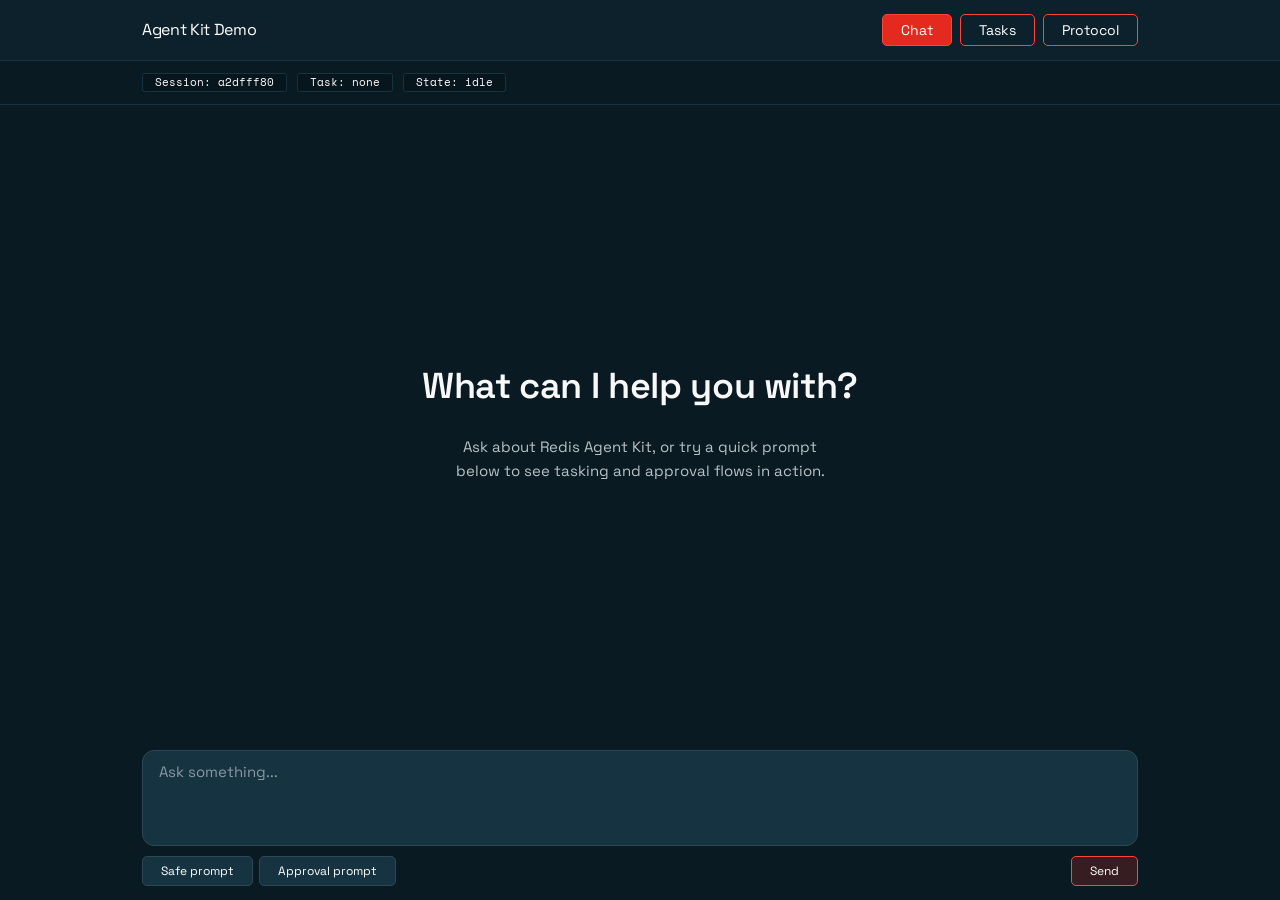
<file: static/index.html>
<!doctype html>
<html lang="en">

<head>
  <meta charset="utf-8" />
  <meta name="viewport" content="width=device-width, initial-scale=1" />
  <title>RAK Demo</title>
  <link rel="preconnect" href="https://fonts.googleapis.com" />
  <link rel="preconnect" href="https://fonts.gstatic.com" crossorigin />
  <link href="https://fonts.googleapis.com/css2?family=Space+Grotesk:wght@400;500;700&family=Space+Mono:wght@400;700&display=swap" rel="stylesheet" />
  <link rel="stylesheet" href="/static/css/tokens.css" />
  <link rel="stylesheet" href="/static/css/styles.css" />
</head>

<body class="chat-page">
  <header class="site-header">
    <div class="site-header__inner">
      <h1 class="site-header__label">Agent Kit Demo</h1>
      <nav class="site-header__nav">
        <a href="/demo" class="active">Chat</a>
        <a href="/tasks">Tasks</a>
        <a href="/protocol">Protocol</a>
      </nav>
    </div>
  </header>

  <div class="chat-status">
    <div class="chat-status__inner">
      <span class="pill" id="session-pill">Session: pending</span>
      <span class="pill" id="task-pill">Task: none</span>
      <span class="pill pill--idle" id="state-pill">State: idle</span>
    </div>
  </div>

  <main class="chat-wrap">
    <div class="chat-transcript" id="transcript">
      <div class="chat-empty" id="empty-state">
        <div class="chat-empty__title">What can I help you with?</div>
        <div class="chat-empty__hint">Ask about Redis Agent Kit, or try a quick prompt below to see tasking and approval flows in action.</div>
      </div>
    </div>

    <div class="approval-card" id="approval-box">
      <div class="approval-card__prompt" id="approval-text">Waiting for approval.</div>
      <div class="approval-card__actions">
        <button class="btn btn-primary btn-sm" id="approve">Approve</button>
        <button class="btn btn-secondary btn-sm" id="reject">Cancel</button>
      </div>
    </div>

    <div class="composer">
      <div class="composer__row">
        <textarea class="composer__input" id="message" rows="1"
          placeholder="Ask something..."></textarea>
      </div>
      <div class="composer__chips">
        <button class="btn btn-secondary btn-xs" data-prompt="Summarize why background workers help agent reliability.">Safe prompt</button>
        <button class="btn btn-secondary btn-xs" data-prompt="Delete the production cache after the blog ships.">Approval prompt</button>
        <button class="btn btn-primary btn-xs composer__send" id="send">Send</button>
      </div>
    </div>
  </main>

  <template id="tpl-bubble-user">
    <div class="bubble bubble--user"></div>
  </template>
  <template id="tpl-bubble-assistant">
    <div class="bubble bubble--assistant"></div>
  </template>
  <template id="tpl-bubble-system">
    <div class="bubble bubble--system"></div>
  </template>
  <template id="tpl-typing">
    <div class="typing-indicator">
      <span></span><span></span><span></span>
    </div>
  </template>
  <template id="tpl-updates">
    <ol class="chat-updates"></ol>
  </template>

  <script src="/static/js/demo.js"></script>
</body>

</html>
</file>
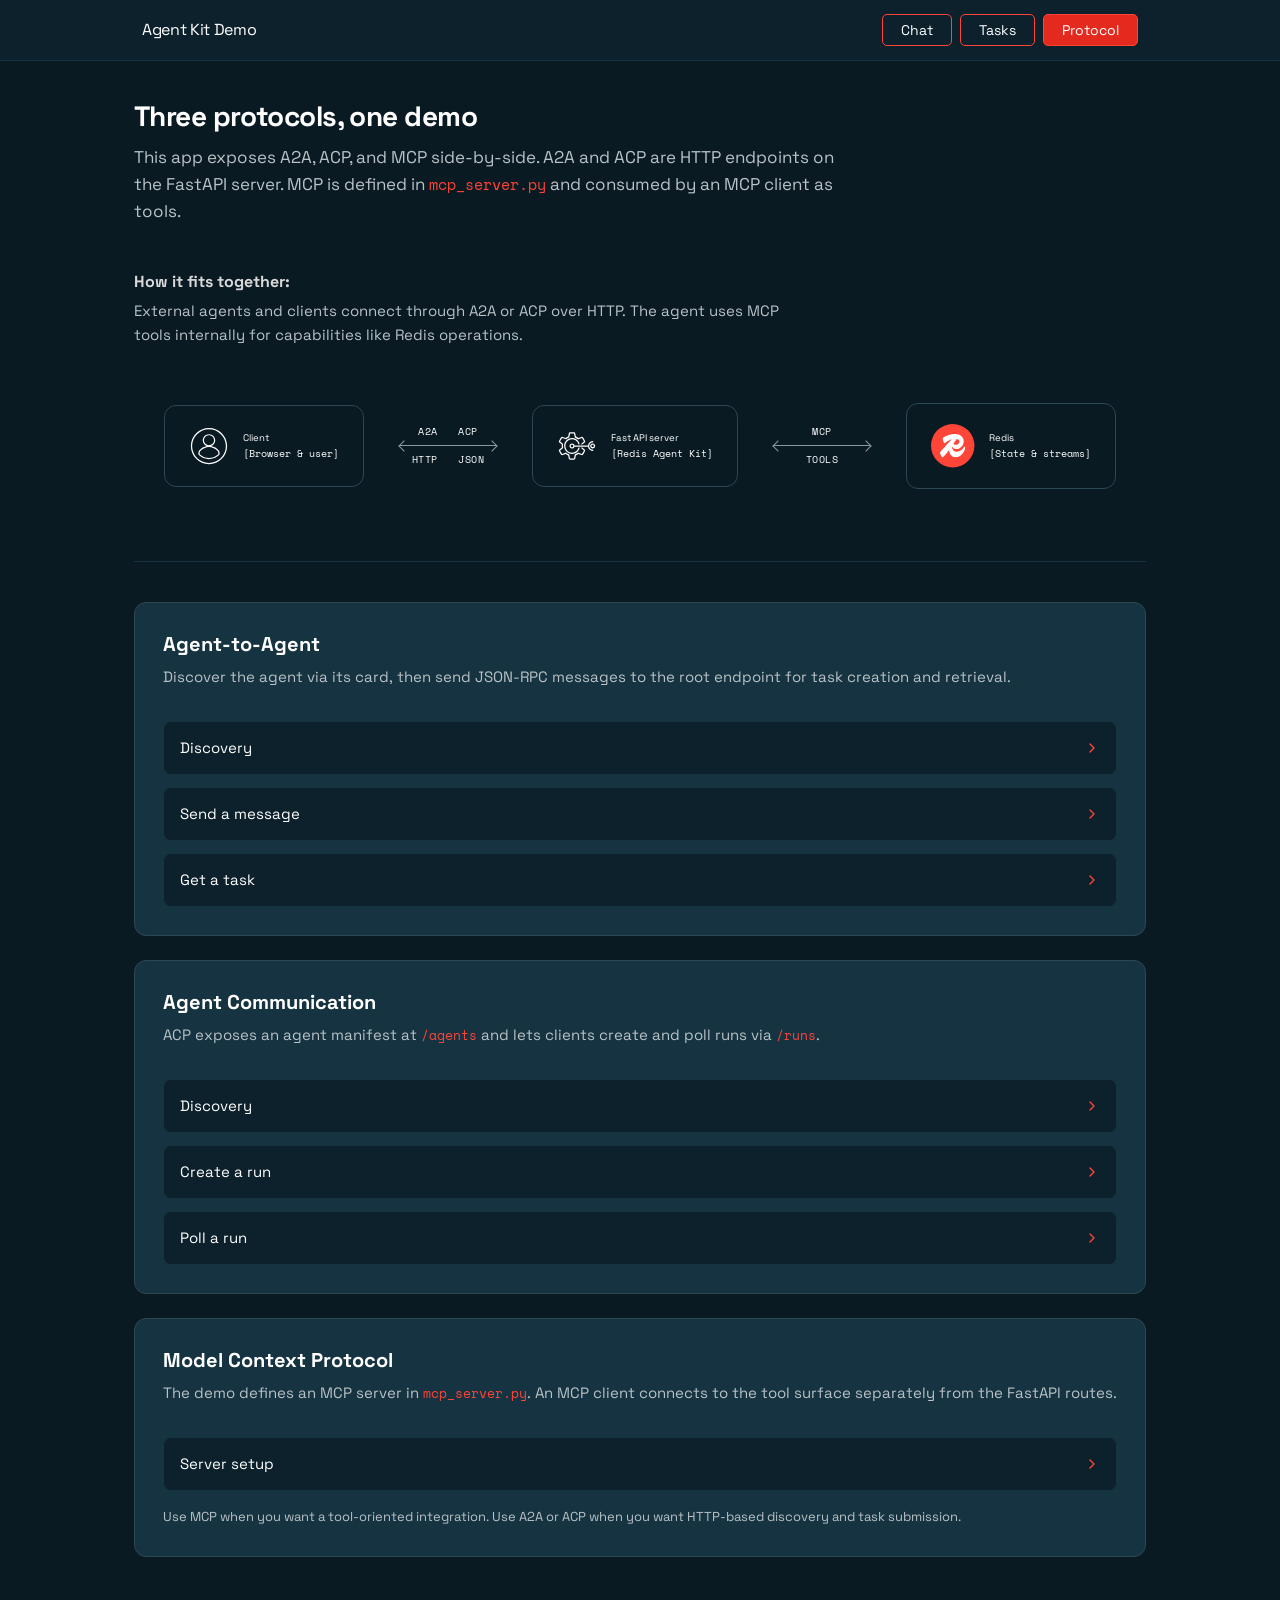
<file: static/protocol.html>
<!doctype html>
<html lang="en">

<head>
  <meta charset="utf-8" />
  <meta name="viewport" content="width=device-width, initial-scale=1" />
  <title>Protocol Guide &mdash; RAK Demo</title>
  <link rel="preconnect" href="https://fonts.googleapis.com" />
  <link rel="preconnect" href="https://fonts.gstatic.com" crossorigin />
  <link
    href="https://fonts.googleapis.com/css2?family=Space+Grotesk:wght@400;500;700&family=Space+Mono:wght@400;700&display=swap"
    rel="stylesheet" />
  <link rel="stylesheet" href="/static/css/tokens.css" />
  <link rel="stylesheet" href="/static/css/styles.css" />
</head>

<body>
  <header class="site-header">
    <div class="site-header__inner">
      <h1 class="site-header__label">Agent Kit Demo</h1>
      <nav class="site-header__nav">
        <a href="/demo">Chat</a>
        <a href="/tasks">Tasks</a>
        <a href="/protocol" class="active">Protocol</a>
      </nav>
    </div>
  </header>

  <div class="page-wrap">

    <!-- Hero -->
    <section class="hero">
      <h1>Three protocols, one demo</h1>
      <p>
        This app exposes A2A, ACP, and MCP side-by-side. A2A and ACP are HTTP
        endpoints on the FastAPI server. MCP is defined in
        <code class="hero__code">mcp_server.py</code> and consumed by an MCP client as tools.
      </p>
    </section>

    <!-- Architecture overview -->
    <section class="architecture">
      <h2 class="architecture__title">How it fits together:</h2>
      <p class="architecture__desc">
        External agents and clients connect through A2A or ACP over HTTP.
        The agent uses MCP tools internally for capabilities like Redis operations.
      </p>
      <div class="architecture__diagram">
        <div class="arch-node">
          <img src="/static/img/icon-user-64-white.svg" alt="" class="arch-node__icon" />
          <div class="arch-node__text">
            <span class="arch-node__label">Client</span>
            <span class="arch-node__sub">[Browser &amp; user]</span>
          </div>
        </div>
        <div class="arch-arrow">
          <div class="arch-arrow__labels">
            <span class="arch-arrow__label">A2A</span>
            <span class="arch-arrow__label">ACP</span>
          </div>
          <div class="arch-arrow__line arch-arrow__line--bidir"></div>
          <div class="arch-arrow__labels">
            <span class="arch-arrow__label">HTTP</span>
            <span class="arch-arrow__label">JSON</span>
          </div>
        </div>
        <div class="arch-node">
          <img src="/static/img/icon-API-64-white.svg" alt="" class="arch-node__icon" />
          <div class="arch-node__text">
            <span class="arch-node__label">Fast API server</span>
            <span class="arch-node__sub">[Redis Agent Kit]</span>
          </div>
        </div>
        <div class="arch-arrow">
          <div class="arch-arrow__labels">
            <span class="arch-arrow__label">MCP</span>
          </div>
          <div class="arch-arrow__line arch-arrow__line--bidir"></div>
          <div class="arch-arrow__labels">
            <span class="arch-arrow__label">TOOLS</span>
          </div>
        </div>
        <div class="arch-node">
          <img src="/static/img/redis-logo-mark-white-outline.svg" alt=""
            class="arch-node__icon arch-node__icon--redis" />
          <div class="arch-node__text">
            <span class="arch-node__label">Redis</span>
            <span class="arch-node__sub">[State &amp; streams]</span>
          </div>
        </div>
      </div>
    </section>

    <hr class="section-divider" />

    <!-- Protocol cards -->
    <section class="protocol-list">

      <!-- A2A -->
      <article class="protocol-card">
        <h2 class="protocol-card__title">Agent-to-Agent</h2>
        <p class="protocol-card__desc">
          Discover the agent via its card, then send JSON-RPC messages to the root endpoint
          for task creation and retrieval.
        </p>

        <div class="code-block">
          <button class="code-block__header" aria-expanded="false" onclick="toggleCodeBlock(this)">
            <span class="code-block__label">Discovery</span>
            <svg class="code-block__chevron" viewBox="0 0 24 24" fill="none" stroke="currentColor" stroke-width="2"
              stroke-linecap="round" stroke-linejoin="round">
              <polyline points="9 18 15 12 9 6" />
            </svg>
          </button>
          <div class="code-block__body">
            <button class="code-block__copy" onclick="copyCode(this)" aria-label="Copy">
              <svg class="code-block__copy-icon code-block__copy-icon--default" viewBox="0 0 24 24" fill="none" stroke="currentColor" stroke-width="2" stroke-linecap="round" stroke-linejoin="round">
                <rect width="14" height="14" x="8" y="8" rx="2" ry="2" />
                <path d="M4 16c-1.1 0-2-.9-2-2V4c0-1.1.9-2 2-2h10c1.1 0 2 .9 2 2" />
              </svg>
              <svg class="code-block__copy-icon code-block__copy-icon--check" viewBox="0 0 24 24" fill="none" stroke="currentColor" stroke-width="2" stroke-linecap="round" stroke-linejoin="round">
                <path d="m12 15 2 2 4-4" />
                <rect width="14" height="14" x="8" y="8" rx="2" ry="2" />
                <path d="M4 16c-1.1 0-2-.9-2-2V4c0-1.1.9-2 2-2h10c1.1 0 2 .9 2 2" />
              </svg>
            </button>
            <pre><code>curl http://127.0.0.1:8000/.well-known/agent.json</code></pre>
          </div>
        </div>

        <div class="code-block">
          <button class="code-block__header" aria-expanded="false" onclick="toggleCodeBlock(this)">
            <span class="code-block__label">Send a message</span>
            <svg class="code-block__chevron" viewBox="0 0 24 24" fill="none" stroke="currentColor" stroke-width="2"
              stroke-linecap="round" stroke-linejoin="round">
              <polyline points="9 18 15 12 9 6" />
            </svg>
          </button>
          <div class="code-block__body">
            <button class="code-block__copy" onclick="copyCode(this)" aria-label="Copy">
              <svg class="code-block__copy-icon code-block__copy-icon--default" viewBox="0 0 24 24" fill="none" stroke="currentColor" stroke-width="2" stroke-linecap="round" stroke-linejoin="round">
                <rect width="14" height="14" x="8" y="8" rx="2" ry="2" />
                <path d="M4 16c-1.1 0-2-.9-2-2V4c0-1.1.9-2 2-2h10c1.1 0 2 .9 2 2" />
              </svg>
              <svg class="code-block__copy-icon code-block__copy-icon--check" viewBox="0 0 24 24" fill="none" stroke="currentColor" stroke-width="2" stroke-linecap="round" stroke-linejoin="round">
                <path d="m12 15 2 2 4-4" />
                <rect width="14" height="14" x="8" y="8" rx="2" ry="2" />
                <path d="M4 16c-1.1 0-2-.9-2-2V4c0-1.1.9-2 2-2h10c1.1 0 2 .9 2 2" />
              </svg>
            </button>
            <pre><code>curl -X POST http://127.0.0.1:8000/ \
  -H 'Content-Type: application/json' \
  -d '{
    "jsonrpc":"2.0",
    "method":"message/send",
    "params":{
      "message":{
        "role":"user",
        "parts":[{
          "type":"text",
          "text":"Hello from A2A"
        }]
      }
    },
    "id":"req-1"
  }'</code></pre>
          </div>
        </div>

        <div class="code-block">
          <button class="code-block__header" aria-expanded="false" onclick="toggleCodeBlock(this)">
            <span class="code-block__label">Get a task</span>
            <svg class="code-block__chevron" viewBox="0 0 24 24" fill="none" stroke="currentColor" stroke-width="2"
              stroke-linecap="round" stroke-linejoin="round">
              <polyline points="9 18 15 12 9 6" />
            </svg>
          </button>
          <div class="code-block__body">
            <button class="code-block__copy" onclick="copyCode(this)" aria-label="Copy">
              <svg class="code-block__copy-icon code-block__copy-icon--default" viewBox="0 0 24 24" fill="none" stroke="currentColor" stroke-width="2" stroke-linecap="round" stroke-linejoin="round">
                <rect width="14" height="14" x="8" y="8" rx="2" ry="2" />
                <path d="M4 16c-1.1 0-2-.9-2-2V4c0-1.1.9-2 2-2h10c1.1 0 2 .9 2 2" />
              </svg>
              <svg class="code-block__copy-icon code-block__copy-icon--check" viewBox="0 0 24 24" fill="none" stroke="currentColor" stroke-width="2" stroke-linecap="round" stroke-linejoin="round">
                <path d="m12 15 2 2 4-4" />
                <rect width="14" height="14" x="8" y="8" rx="2" ry="2" />
                <path d="M4 16c-1.1 0-2-.9-2-2V4c0-1.1.9-2 2-2h10c1.1 0 2 .9 2 2" />
              </svg>
            </button>
            <pre><code>curl -X POST http://127.0.0.1:8000/ \
  -H 'Content-Type: application/json' \
  -d '{
    "jsonrpc":"2.0",
    "method":"tasks/get",
    "params":{"id":"TASK_ID"},
    "id":"req-2"
  }'</code></pre>
          </div>
        </div>
      </article>

      <!-- ACP -->
      <article class="protocol-card">
        <h2 class="protocol-card__title">Agent Communication</h2>
        <p class="protocol-card__desc">
          ACP exposes an agent manifest at <code>/agents</code> and lets
          clients create and poll runs via <code>/runs</code>.
        </p>

        <div class="code-block">
          <button class="code-block__header" aria-expanded="false" onclick="toggleCodeBlock(this)">
            <span class="code-block__label">Discovery</span>
            <svg class="code-block__chevron" viewBox="0 0 24 24" fill="none" stroke="currentColor" stroke-width="2"
              stroke-linecap="round" stroke-linejoin="round">
              <polyline points="9 18 15 12 9 6" />
            </svg>
          </button>
          <div class="code-block__body">
            <button class="code-block__copy" onclick="copyCode(this)" aria-label="Copy">
              <svg class="code-block__copy-icon code-block__copy-icon--default" viewBox="0 0 24 24" fill="none" stroke="currentColor" stroke-width="2" stroke-linecap="round" stroke-linejoin="round">
                <rect width="14" height="14" x="8" y="8" rx="2" ry="2" />
                <path d="M4 16c-1.1 0-2-.9-2-2V4c0-1.1.9-2 2-2h10c1.1 0 2 .9 2 2" />
              </svg>
              <svg class="code-block__copy-icon code-block__copy-icon--check" viewBox="0 0 24 24" fill="none" stroke="currentColor" stroke-width="2" stroke-linecap="round" stroke-linejoin="round">
                <path d="m12 15 2 2 4-4" />
                <rect width="14" height="14" x="8" y="8" rx="2" ry="2" />
                <path d="M4 16c-1.1 0-2-.9-2-2V4c0-1.1.9-2 2-2h10c1.1 0 2 .9 2 2" />
              </svg>
            </button>
            <pre><code>curl http://127.0.0.1:8000/agents</code></pre>
          </div>
        </div>

        <div class="code-block">
          <button class="code-block__header" aria-expanded="false" onclick="toggleCodeBlock(this)">
            <span class="code-block__label">Create a run</span>
            <svg class="code-block__chevron" viewBox="0 0 24 24" fill="none" stroke="currentColor" stroke-width="2"
              stroke-linecap="round" stroke-linejoin="round">
              <polyline points="9 18 15 12 9 6" />
            </svg>
          </button>
          <div class="code-block__body">
            <button class="code-block__copy" onclick="copyCode(this)" aria-label="Copy">
              <svg class="code-block__copy-icon code-block__copy-icon--default" viewBox="0 0 24 24" fill="none" stroke="currentColor" stroke-width="2" stroke-linecap="round" stroke-linejoin="round">
                <rect width="14" height="14" x="8" y="8" rx="2" ry="2" />
                <path d="M4 16c-1.1 0-2-.9-2-2V4c0-1.1.9-2 2-2h10c1.1 0 2 .9 2 2" />
              </svg>
              <svg class="code-block__copy-icon code-block__copy-icon--check" viewBox="0 0 24 24" fill="none" stroke="currentColor" stroke-width="2" stroke-linecap="round" stroke-linejoin="round">
                <path d="m12 15 2 2 4-4" />
                <rect width="14" height="14" x="8" y="8" rx="2" ry="2" />
                <path d="M4 16c-1.1 0-2-.9-2-2V4c0-1.1.9-2 2-2h10c1.1 0 2 .9 2 2" />
              </svg>
            </button>
            <pre><code>curl -X POST http://127.0.0.1:8000/runs \
  -H 'Content-Type: application/json' \
  -d '{
    "agent_name":"rak-minimal-demo",
    "input":[{
      "role":"user",
      "parts":[{
        "type":"text",
        "content":"Hello from ACP"
      }]
    }]
  }'</code></pre>
          </div>
        </div>

        <div class="code-block">
          <button class="code-block__header" aria-expanded="false" onclick="toggleCodeBlock(this)">
            <span class="code-block__label">Poll a run</span>
            <svg class="code-block__chevron" viewBox="0 0 24 24" fill="none" stroke="currentColor" stroke-width="2"
              stroke-linecap="round" stroke-linejoin="round">
              <polyline points="9 18 15 12 9 6" />
            </svg>
          </button>
          <div class="code-block__body">
            <button class="code-block__copy" onclick="copyCode(this)" aria-label="Copy">
              <svg class="code-block__copy-icon code-block__copy-icon--default" viewBox="0 0 24 24" fill="none" stroke="currentColor" stroke-width="2" stroke-linecap="round" stroke-linejoin="round">
                <rect width="14" height="14" x="8" y="8" rx="2" ry="2" />
                <path d="M4 16c-1.1 0-2-.9-2-2V4c0-1.1.9-2 2-2h10c1.1 0 2 .9 2 2" />
              </svg>
              <svg class="code-block__copy-icon code-block__copy-icon--check" viewBox="0 0 24 24" fill="none" stroke="currentColor" stroke-width="2" stroke-linecap="round" stroke-linejoin="round">
                <path d="m12 15 2 2 4-4" />
                <rect width="14" height="14" x="8" y="8" rx="2" ry="2" />
                <path d="M4 16c-1.1 0-2-.9-2-2V4c0-1.1.9-2 2-2h10c1.1 0 2 .9 2 2" />
              </svg>
            </button>
            <pre><code>curl http://127.0.0.1:8000/runs/RUN_ID</code></pre>
          </div>
        </div>
      </article>

      <!-- MCP -->
      <article class="protocol-card">
        <h2 class="protocol-card__title">Model Context Protocol</h2>
        <p class="protocol-card__desc">
          The demo defines an MCP server in <code>mcp_server.py</code>. An MCP
          client connects to the tool surface separately from the FastAPI routes.
        </p>

        <div class="code-block">
          <button class="code-block__header" aria-expanded="false" onclick="toggleCodeBlock(this)">
            <span class="code-block__label">Server setup</span>
            <svg class="code-block__chevron" viewBox="0 0 24 24" fill="none" stroke="currentColor" stroke-width="2"
              stroke-linecap="round" stroke-linejoin="round">
              <polyline points="9 18 15 12 9 6" />
            </svg>
          </button>
          <div class="code-block__body">
            <button class="code-block__copy" onclick="copyCode(this)" aria-label="Copy">
              <svg class="code-block__copy-icon code-block__copy-icon--default" viewBox="0 0 24 24" fill="none" stroke="currentColor" stroke-width="2" stroke-linecap="round" stroke-linejoin="round">
                <rect width="14" height="14" x="8" y="8" rx="2" ry="2" />
                <path d="M4 16c-1.1 0-2-.9-2-2V4c0-1.1.9-2 2-2h10c1.1 0 2 .9 2 2" />
              </svg>
              <svg class="code-block__copy-icon code-block__copy-icon--check" viewBox="0 0 24 24" fill="none" stroke="currentColor" stroke-width="2" stroke-linecap="round" stroke-linejoin="round">
                <path d="m12 15 2 2 4-4" />
                <rect width="14" height="14" x="8" y="8" rx="2" ry="2" />
                <path d="M4 16c-1.1 0-2-.9-2-2V4c0-1.1.9-2 2-2h10c1.1 0 2 .9 2 2" />
              </svg>
            </button>
            <pre><code>from redis_agent_kit.mcp import create_server

server = create_server(
    redis_url="redis://localhost:6379",
    name="rak-minimal-demo",
)</code></pre>
          </div>
        </div>

        <p class="protocol-card__desc protocol-card__desc--footnote">
          Use MCP when you want a tool-oriented integration. Use A2A or ACP
          when you want HTTP-based discovery and task submission.
        </p>
      </article>

    </section>
  </div>

  <script>
    function toggleCodeBlock(btn) {
      var expanded = btn.getAttribute('aria-expanded') === 'true';
      btn.setAttribute('aria-expanded', String(!expanded));
      btn.parentElement.classList.toggle('open');
    }

    function copyCode(btn) {
      var pre = btn.closest('.code-block').querySelector('pre');
      var text = pre.textContent;
      navigator.clipboard.writeText(text).then(function () {
        btn.classList.add('is-copied');
        setTimeout(function () { btn.classList.remove('is-copied'); }, 1500);
      });
    }
  </script>
</body>

</html>
</file>
<file: static/css/tokens.css>
:root {
  /* Fonts */
  --primary-font: 'Space Grotesk', sans-serif;
  --secondary-font: 'Space Mono', monospace;

  /* Brand core */
  --primary-color: #FF4438;
  --midnight: #091A23;
  --yellow: #DCFF1E;
  --base-white: #FFFFFF;
  --base-black: #000000;

  /* Hyper (red) scale */
  --hyper-04: #FD736A;
  --hyper-05: #FF4438;
  --hyper-06: #EB352A;
  --hyper-07: #E4291E;
  --hyper-08: #D1281E;
  --hyper-09: #8A221C;
  --hyper-10: #351D22;

  /* Neutrals */
  --black-90: #191919;
  --black-70: #4C4C4C;
  --black-60: #6D6E71;
  --black-50: #808080;
  --black-30: #B2B2B2;
  --black-10: #E5E5E5;

  /* Grey scale */
  --grey-50: #F9FAFB;
  --grey-20: #E9E9E9;
  --grey-10: #FCFCFC;
  --light-gray: #F8F8F8;

  /* Dusk (blue-grey) scale */
  --dusk: #163341;
  --dusk-01: #F3F3F3;
  --dusk-09: #0D212C;
  --dusk-90: #2D4754;
  --dusk-50: #8A99A0;
  --dusk-30: #B9C2C6;
  --dusk-10: #D9D9D9;

  /* Yellow / Volt scale */
  --yellow-06: #D0F41D;
  --yellow-07: #BFE112;
  --yellow-08: #A9CA03;
  --yellow-09: #8CAA00;
  --yellow-11: #4E5F02;
  --yellow-50: #F1FFA5;
  --yellow-10: #FBFFE8;

  /* Sky blue */
  --sky-blue: #80DBFF;
  --sky-blue-50: #BFEDFF;
  --sky-blue-10: #F2FBFF;
  --sky-blue-09: #0477A5;

  /* Semantic dark theme tokens */
  --bg-default: var(--midnight);
  --bg-surface: var(--dusk-09);
  --bg-raised: var(--dusk);
  --fg-default: var(--base-white);
  --fg-body: var(--dusk-10);
  --fg-muted: var(--dusk-30);
  --fg-brand: var(--yellow);
  --border: var(--dusk);
  --border-strong: var(--dusk-90);
  --stroke-divider: var(--dusk-50);

  /* Button tokens */
  --btn-primary-bg: var(--hyper-10);
  --btn-primary-border: var(--hyper-05);
  --btn-primary-text: var(--base-white);
  --btn-primary-hover-bg: var(--hyper-09);
  --btn-primary-hover-border: var(--hyper-06);
  --btn-primary-active-bg: var(--hyper-08);
  --btn-primary-active-border: var(--hyper-05);
  --btn-secondary-bg: var(--dusk);
  --btn-secondary-border: var(--dusk-90);
  --btn-secondary-text: var(--base-white);
  --btn-secondary-hover-bg: var(--dusk-90);
  --btn-secondary-hover-border: var(--dusk-50);
  --btn-secondary-active-bg: var(--dusk-90);
  --btn-secondary-active-border: var(--dusk-50);

  /* Spacing */
  --space-xs: 1rem;
  --space-sm: 1.5rem;
  --space-md: 2.5rem;
  --space-rg: 3rem;
  --space-lg: 4.5rem;
  --space-xl: 6rem;

  /* Layout */
  --container-max: 86.875rem;
  --container-padding: 1.5rem;

  /* Radii */
  --radius-pill: 200px;
  --radius-rounded: 5px;
  --radius-card: 12px;
  --radius-code: 8px;
}
</file>
<file: static/css/styles.css>
/* === Reset & Base === */

*,
*::before,
*::after {
  box-sizing: border-box;
  margin: 0;
  padding: 0;
}

html {
  font-size: 16px;
  -webkit-font-smoothing: antialiased;
  -moz-osx-font-smoothing: grayscale;
  text-rendering: optimizeLegibility;
}

body {
  font-family: var(--primary-font);
  font-weight: 400;
  font-size: 1rem;
  line-height: 1.6;
  color: var(--fg-body);
  background: var(--bg-default);
  min-height: 100dvh;
  display: flex;
  flex-direction: column;
}

/* === Typography === */

h1, h2, h3, h4 {
  font-family: var(--primary-font);
  color: var(--fg-default);
  font-weight: 700;
  line-height: 1.1;
}

h1 { font-size: clamp(2rem, 4vw, 3.125rem); letter-spacing: -0.02em; }
h2 { font-size: clamp(1.5rem, 3vw, 2.5rem); }
h3 { font-size: 1.625rem; }
h4 { font-size: 1.25rem; }

p {
  color: var(--fg-body);
  line-height: 1.6;
}

a {
  color: var(--hyper-04);
  text-decoration: none;
  transition: color 0.15s ease;
}

a:hover {
  text-decoration: underline;
}

code, pre {
  font-family: var(--secondary-font);
}

code {
  font-size: 0.875em;
  color: var(--fg-brand);
}

pre {
  margin: 0;
  padding: 1rem 1.25rem;
  overflow-x: auto;
  border-radius: var(--radius-code);
  background: var(--bg-surface);
  border: 1px solid var(--border);
  color: var(--fg-body);
  font-size: 0.8125rem;
  line-height: 1.7;
}

/* === Layout === */

.container {
  max-width: var(--container-max);
  margin: 0 auto;
  padding: 0 var(--container-padding);
}

/* === Header === */

.site-header {
  display: flex;
  align-items: center;
  justify-content: center;
  padding: 0.875rem var(--container-padding);
  border-bottom: 1px solid var(--border);
  background: var(--bg-surface);
  position: sticky;
  top: 0;
  z-index: 100;
  backdrop-filter: blur(12px);
  flex-shrink: 0;
}

.site-header__inner {
  display: flex;
  align-items: center;
  justify-content: space-between;
  gap: 1.5rem;
  width: 100%;
  max-width: 1060px;
  padding: 0 2rem;
  margin: 0 auto;
}

.site-header__logo {
  display: flex;
  align-items: center;
  gap: 0.75rem;
  text-decoration: none;
  flex-shrink: 0;
}

.site-header__logo:hover {
  text-decoration: none;
}

.site-header__logo-img {
  height: 22px;
  width: auto;
  display: block;
}

.site-header__divider {
  width: 1px;
  height: 20px;
  background: var(--dusk-90);
  flex-shrink: 0;
}

.site-header__label {
  font-size: var(--font-size-md);
  font-weight: var(--font-weight-semibold);
  color: var(--fg-default);
  margin: 0px;
  line-height: 1;
}

.site-header__nav {
  display: flex;
  align-items: center;
  gap: 0.5rem;
}

.site-header__nav a {
  font-family: var(--primary-font);
  font-size: 0.875rem;
  color: var(--fg-default);
  padding: 0.5rem 1.125rem;
  border: 1px solid var(--hyper-05);
  border-radius: var(--radius-rounded);
  background: transparent;
  transition: color 0.15s ease, background 0.15s ease, border-color 0.15s ease;
  text-decoration: none;
  position: relative;
  line-height: 1;
}

.site-header__nav a:hover {
  color: var(--fg-default);
  background: var(--hyper-10);
  border-color: var(--hyper-04);
  text-decoration: none;
}

.site-header__nav a.active {
  color: var(--base-white);
  background: var(--hyper-07);
  border-color: var(--hyper-05);
  text-decoration: none;
}

.site-header__nav a.active:hover {
  background: var(--hyper-08);
  border-color: var(--hyper-06);
}

/* === Eyebrow === */

.eyebrow {
  font-family: var(--secondary-font);
  font-size: 0.75rem;
  font-weight: 700;
  color: var(--fg-brand);
  letter-spacing: 0.08em;
  text-transform: uppercase;
  line-height: 1.4;
}

/* === Buttons === */

.btn {
  display: inline-flex;
  align-items: center;
  justify-content: center;
  gap: 0.5rem;
  font-family: var(--primary-font);
  font-size: 0.9375rem;
  line-height: 1;
  padding: 0.75rem 1.75rem;
  border: 1px solid transparent;
  border-radius: var(--radius-rounded);
  cursor: pointer;
  transition: background 0.15s ease, border-color 0.15s ease, color 0.15s ease;
  white-space: nowrap;
  text-decoration: none;
}

.btn:hover {
  text-decoration: none;
}

.btn:focus-visible {
  outline: 2px solid var(--yellow);
  outline-offset: 2px;
}

.btn-primary {
  background: var(--btn-primary-bg);
  border-color: var(--btn-primary-border);
  color: var(--btn-primary-text);
}

.btn-primary:hover {
  background: var(--btn-primary-hover-bg);
  border-color: var(--btn-primary-hover-border);
}

.btn-primary:active {
  background: var(--btn-primary-active-bg);
  border-color: var(--btn-primary-active-border);
}

.btn-secondary {
  background: var(--btn-secondary-bg);
  border-color: var(--btn-secondary-border);
  color: var(--btn-secondary-text);
}

.btn-secondary:hover {
  background: var(--btn-secondary-hover-bg);
  border-color: var(--btn-secondary-hover-border);
}

.btn-secondary:active {
  background: var(--btn-secondary-active-bg);
  border-color: var(--btn-secondary-active-border);
}

.btn-sm {
  font-size: 0.8125rem;
  padding: 0.5rem 1.125rem;
}

.btn-xs {
  font-size: 0.75rem;
  padding: 0.5rem 1.125rem;
}

.btn-icon {
  padding: 0.5rem;
  border-radius: var(--radius-rounded);
}

/* === Pill Badges === */

.pill {
  display: inline-flex;
  align-items: center;
  gap: 0.375rem;
  font-family: var(--secondary-font);
  font-size: 0.6875rem;
  font-weight: 400;
  line-height: 1;
  color: var(--fg-muted);
  background: var(--bg-raised);
  border: 1px solid var(--border-strong);
  border-radius: var(--radius-pill);
  padding: 0.375rem 0.75rem;
  white-space: nowrap;
}

.pill--active {
  color: var(--fg-brand);
  border-color: var(--yellow-11);
}

.pill--done      { color: var(--yellow); border-color: var(--yellow-11); }
.pill--failed    { color: var(--hyper-04); border-color: var(--hyper-09); }
.pill--running,
.pill--queued    { color: var(--sky-blue); border-color: var(--sky-blue-09); }
.pill--awaiting  { color: var(--yellow); border-color: var(--yellow-11); }
.pill--idle      { color: var(--fg-muted); }

/* === Cards === */

.card {
  background: var(--bg-raised);
  border: 1px solid var(--border-strong);
  border-radius: var(--radius-card);
  padding: 1.5rem;
  transition: border-color 0.2s ease, box-shadow 0.2s ease;
}

.card:hover {
  border-color: var(--dusk-50);
  box-shadow: 0 4px 24px rgba(0, 0, 0, 0.2);
}

.card__eyebrow {
  margin-bottom: 0.75rem;
}

.card__icon {
  width: 48px;
  height: 48px;
  margin-bottom: 1rem;
}

.card h2,
.card h3 {
  margin-bottom: 0.5rem;
}

.card h2 {
  font-size: 1.375rem;
  line-height: 1.25;
}

.card p {
  color: var(--fg-muted);
  font-size: 0.9375rem;
  line-height: 1.6;
}

.card + .card {
  margin-top: 1rem;
}

/* === Grid === */

.grid {
  display: grid;
  gap: 1.25rem;
}

.grid--3 {
  grid-template-columns: repeat(auto-fit, minmax(300px, 1fr));
}

/* === Chat === */

body.chat-page {
  height: 100dvh;
  min-height: 0;
  overflow: hidden;
}

.chat-wrap {
  display: flex;
  flex-direction: column;
  flex: 1;
  min-height: 0;
  width: 100%;
  max-width: 1060px;
  padding: 0 2rem;
  margin: 0 auto;
}

.chat-status {
  width: 100%;
  padding: 0.75rem var(--container-padding);
  border-bottom: 1px solid var(--border);
  flex-shrink: 0;
}

.chat-status__inner {
  display: flex;
  flex-wrap: wrap;
  gap: 10px;
  width: 100%;
  max-width: 1060px;
  padding: 0 2rem;
  margin: 0 auto;
}

.chat-status .pill {
  padding: 3px 12px;
  border-radius: 2.5px;
  color: #fff;
  background: #07151C;
  border-color: #163341;
}

.chat-transcript {
  flex: 1;
  overflow-y: auto;
  padding: var(--space-xs) var(--container-padding);
  display: flex;
  flex-direction: column;
  gap: 0.75rem;
  scroll-behavior: smooth;
}

.chat-transcript::-webkit-scrollbar {
  width: 6px;
}

.chat-transcript::-webkit-scrollbar-track {
  background: transparent;
}

.chat-transcript::-webkit-scrollbar-thumb {
  background: var(--dusk-90);
  border-radius: 3px;
}

/* Empty state */
.chat-empty {
  flex: 1;
  display: flex;
  flex-direction: column;
  align-items: center;
  justify-content: center;
  gap: 1.25rem;
  text-align: center;
  color: var(--fg-muted);
  padding: 2rem;
}

.chat-empty__title {
  font-size: 2.25rem;
  font-weight: 600;
  color: #F8F8F8;
  letter-spacing: -0.01em;
}

.chat-empty__hint {
  font-size: 0.9375rem;
  max-width: 40ch;
  line-height: 1.6;
  color: var(--fg-muted);
}

/* Bubbles */
.bubble {
  max-width: 85%;
  padding: 0.75rem 1rem;
  border-radius: var(--radius-card);
  font-size: 0.9375rem;
  line-height: 1.6;
  white-space: pre-wrap;
  word-break: break-word;
  animation: bubble-in 0.25s ease-out;
}

@keyframes bubble-in {
  from { opacity: 0; transform: translateY(8px); }
  to   { opacity: 1; transform: translateY(0); }
}

.bubble--user {
  align-self: flex-end;
  background: var(--hyper-10);
  border: 1px solid var(--hyper-09);
  color: var(--fg-default);
}

.bubble--assistant {
  align-self: flex-start;
  background: var(--bg-raised);
  border: 1px solid var(--border-strong);
  color: var(--fg-body);
}

.bubble--system {
  align-self: center;
  background: transparent;
  font-size: 0.8125rem;
  color: var(--fg-muted);
  text-align: center;
  padding: 0.375rem 0;
}

/* Typing indicator */
.typing-indicator {
  display: inline-flex;
  align-items: center;
  gap: 4px;
  padding: 0.75rem 1rem;
  border-radius: var(--radius-card);
  background: var(--bg-raised);
  border: 1px solid var(--border-strong);
  align-self: flex-start;
  animation: bubble-in 0.25s ease-out;
}

.typing-indicator span {
  width: 6px;
  height: 6px;
  border-radius: 50%;
  background: var(--dusk-50);
  animation: typing-dot 1.2s ease-in-out infinite;
}

.typing-indicator span:nth-child(2) { animation-delay: 0.15s; }
.typing-indicator span:nth-child(3) { animation-delay: 0.3s; }

@keyframes typing-dot {
  0%, 60%, 100% { opacity: 0.3; transform: scale(0.8); }
  30%           { opacity: 1;   transform: scale(1); }
}

/* Approval card */
.approval-card {
  align-self: flex-start;
  max-width: 85%;
  background: var(--midnight);
  border: 1px solid var(--dusk);
  border-radius: var(--radius-card);
  padding: 1rem;
  display: none;
  flex-direction: column;
  gap: 0.75rem;
  animation: bubble-in 0.25s ease-out;
}

.approval-card.visible {
  display: flex;
}

.approval-card__prompt {
  font-size: 0.9375rem;
  color: var(--fg-body);
  line-height: 1.5;
}

.approval-card__actions {
  display: flex;
  gap: 0.5rem;
}

/* Updates list */
.chat-updates {
  list-style: none;
  display: flex;
  flex-direction: column;
  gap: 0.25rem;
  align-self: flex-start;
}

.chat-updates li {
  font-family: var(--secondary-font);
  font-size: 0.75rem;
  color: var(--fg-muted);
  padding-left: 1rem;
  position: relative;
}

.chat-updates li::before {
  content: '\203A';
  position: absolute;
  left: 0;
  color: var(--dusk-50);
}

/* Composer */
.composer {
  padding: 0.875rem 0;
  display: flex;
  flex-direction: column;
  gap: 0.625rem;
}

.composer__chips {
  display: flex;
  flex-wrap: wrap;
  gap: 0.375rem;
}

.composer__chip {
  display: inline-flex;
  align-items: center;
  gap: 0.375rem;
  font-family: var(--secondary-font);
  font-size: 0.6875rem;
  font-weight: 400;
  color: var(--fg-muted);
  background: var(--bg-raised);
  border: 1px solid var(--border-strong);
  border-radius: var(--radius-rounded);
  padding: 0.375rem 0.75rem;
  cursor: pointer;
  transition: color 0.15s ease, border-color 0.15s ease, background 0.15s ease;
}

.composer__chip:hover {
  color: var(--fg-brand);
  border-color: var(--yellow-11);
  background: rgba(220, 255, 30, 0.04);
}

.composer__row {
  display: flex;
  gap: 0.5rem;
  align-items: flex-end;
}

.composer__input {
  flex: 1;
  resize: none;
  min-height: 6rem;
  max-height: 10rem;
  padding: 0.625rem 1rem;
  border: 1px solid var(--border-strong);
  border-radius: var(--radius-card);
  background: var(--bg-raised);
  color: var(--fg-default);
  font-family: var(--primary-font);
  font-size: 0.9375rem;
  line-height: 1.5;
  transition: border-color 0.15s ease, box-shadow 0.15s ease;
}

.composer__input::placeholder {
  color: var(--dusk-50);
}

.composer__input:focus {
  outline: none;
  border-color: var(--dusk-50);
  box-shadow: 0 0 0 3px rgba(138, 153, 160, 0.1);
}

.composer__send {
  margin-left: auto;
}

/* === Protocol Page === */

.page-wrap {
  max-width: 1060px;
  padding: 0 2rem;
  margin: 0 auto;
  padding: var(--space-md) var(--container-padding) var(--space-lg);
}

.hero {
  margin-bottom: var(--space-rg);
  position: relative;
}

.hero h1 {
  margin-top: 0;
  margin-bottom: 0.75rem;
  font-size: 1.75rem;
  letter-spacing: -0.02em;
}

.hero p {
  max-width: 65ch;
  color: var(--fg-muted);
  font-size: 1.0625rem;
  line-height: 1.6;
}

.hero__code {
  color: var(--primary-color);
}

/* Protocol cards with icons */
.protocol-list {
  display: flex;
  flex-direction: column;
  gap: var(--space-sm);
}

.protocol-card {
  background: var(--bg-raised);
  border: 1px solid var(--border-strong);
  border-radius: var(--radius-card);
  padding: 1.75rem;
  transition: border-color 0.2s ease, box-shadow 0.2s ease;
  display: flex;
  flex-direction: column;
}

.protocol-card:hover {
  border-color: var(--dusk-50);
  box-shadow: 0 8px 32px rgba(0, 0, 0, 0.25);
}

.protocol-card__title {
  font-size: 1.25rem;
  font-weight: 700;
  color: var(--fg-default);
  margin-bottom: 0.5rem;
  line-height: 1.3;
}

.protocol-card__desc {
  color: var(--fg-muted);
  font-size: 0.9375rem;
  line-height: 1.6;
  margin-bottom: 1.25rem;
}

.protocol-card__desc code {
  color: var(--primary-color);
}

.protocol-card__desc--footnote {
  margin-top: 1rem;
  margin-bottom: 0;
  font-size: 0.8125rem;
}

/* Code block as collapsible */
.code-block {
  border-radius: var(--radius-code);
  overflow: hidden;
  margin-top: 0.75rem;
  border: 1px solid var(--border);
  background: var(--bg-surface);
}

.code-block__header {
  display: flex;
  align-items: center;
  justify-content: space-between;
  width: 100%;
  padding: 0.875rem 1rem;
  background: transparent;
  border: none;
  cursor: pointer;
  font: inherit;
  text-align: left;
  color: var(--fg-default);
  transition: background 0.15s ease;
}

.code-block__header:hover {
  background: var(--dusk-09);
}

.code-block__label {
  font-family: var(--primary-font);
  font-size: 0.9375rem;
  font-weight: 400;
  color: var(--fg-default);
  text-transform: none;
  letter-spacing: 0;
}

.code-block__chevron {
  width: 16px;
  height: 16px;
  color: var(--primary-color);
  transition: transform 0.2s ease;
  flex-shrink: 0;
}

.code-block__header[aria-expanded="true"] .code-block__chevron {
  transform: rotate(90deg);
}

.code-block__body {
  display: none;
  position: relative;
  border-top: 1px solid var(--border);
}

.code-block.open .code-block__body {
  display: block;
}

.code-block__copy {
  position: absolute;
  top: 0.5rem;
  right: 0.5rem;
  display: inline-flex;
  align-items: center;
  justify-content: center;
  color: var(--fg-muted);
  background: none;
  border: none;
  cursor: pointer;
  padding: 0.375rem;
  border-radius: var(--radius-rounded);
  transition: color 0.15s ease, background 0.15s ease;
  z-index: 1;
}

.code-block__copy-icon {
  width: 16px;
  height: 16px;
}

.code-block__copy-icon--check {
  display: none;
}

.code-block__copy.is-copied .code-block__copy-icon--default {
  display: none;
}

.code-block__copy.is-copied .code-block__copy-icon--check {
  display: inline-block;
}

.code-block__copy:hover {
  color: var(--fg-brand);
  background: rgba(220, 255, 30, 0.06);
}

.code-block__copy.is-copied {
  color: var(--fg-brand);
}

.code-block pre {
  border: none;
  border-radius: 0;
  margin: 0;
  color: #80DBFF;
}

.code-block pre code {
  color: inherit;
}

/* Architecture overview */
.architecture {
  margin-top: var(--space-rg);
  margin-bottom: var(--space-md);
}

.architecture__title {
  font-size: 1rem;
  color: var(--fg-secondary);
  margin-bottom: 0.5rem;
}

.architecture__desc {
  color: var(--fg-muted);
  font-size: 0.9375rem;
  max-width: 65ch;
  margin-bottom: 1.5rem;
}

.architecture__diagram {
  display: flex;
  align-items: center;
  justify-content: center;
  gap: var(--space-sm);
  padding: 2rem 0;
  background: transparent;
  border: none;
  overflow-x: auto;
}

.arch-node {
  display: flex;
  flex-direction: row;
  align-items: center;
  gap: 0.875rem;
  padding: 1.25rem 1.5rem;
  background: transparent;
  border: 1px solid var(--border-strong);
  border-radius: var(--radius-card);
  min-width: 180px;
  text-align: left;
  flex-shrink: 0;
}

.arch-node__text {
  display: flex;
  flex-direction: column;
}

.arch-node__icon {
  width: 40px;
  height: 40px;
  flex-shrink: 0;
}

.arch-node__icon--redis {
  width: 44px;
  height: 44px;
}

.arch-node__label {
  font-family: var(--primary-font);
  font-size: 0.6rem;
  color: var(--fg-default);
}

.arch-node__sub {
  font-family: var(--secondary-font);
  font-size: 0.6rem;
  color: var(--fg-default);
}

.arch-arrow {
  display: flex;
  flex-direction: column;
  align-items: center;
  gap: 0.375rem;
  padding: 0 0.75rem;
  flex-shrink: 0;
}

.arch-arrow__labels {
  display: flex;
  justify-content: center;
  gap: 1.25rem;
}

.arch-arrow__line {
  width: 96px;
  height: 1px;
  background: var(--dusk-50);
  position: relative;
}

.arch-arrow__line::after {
  content: '';
  position: absolute;
  right: 0;
  top: 50%;
  width: 8px;
  height: 8px;
  border-top: 1px solid var(--dusk-50);
  border-right: 1px solid var(--dusk-50);
  transform: translateY(-50%) rotate(45deg);
  transform-origin: center;
}

.arch-arrow__line--bidir::before {
  content: '';
  position: absolute;
  left: 0;
  top: 50%;
  width: 8px;
  height: 8px;
  border-top: 1px solid var(--dusk-50);
  border-left: 1px solid var(--dusk-50);
  transform: translateY(-50%) rotate(-45deg);
  transform-origin: center;
}

.arch-arrow__label {
  font-family: var(--secondary-font);
  font-size: 0.6rem;
  color: var(--fg-default);
  text-transform: uppercase;
  letter-spacing: 0.06em;
  white-space: nowrap;
}

/* Section divider */
.section-divider {
  border: none;
  border-top: 1px solid var(--border);
  margin: var(--space-md) 0;
}

/* === Tasks list (tasks page) === */

.tasks-list {
  --tasks-grid-columns: minmax(10rem, 1.25fr) minmax(6rem, 0.75fr) minmax(10rem, 1fr) minmax(16rem, 2fr) minmax(5rem, 0.6fr);
  display: flex;
  flex-direction: column;
  gap: 0.75rem;
}

.tasks-list__header {
  display: grid;
  grid-template-columns: var(--tasks-grid-columns);
  gap: 1.5rem;
  padding: 0.5rem 1.75rem;
  font-family: var(--primary-font);
  font-size: 0.9375rem;
  font-weight: 700;
  color: var(--fg-default);
}

.tasks-list__header > span {
  line-height: 1.2;
}

.task-card {
  display: grid;
  grid-template-columns: var(--tasks-grid-columns);
  gap: 1.5rem;
  align-items: center;
  padding: 1.5rem 1.75rem;
  background: var(--bg-raised);
  border-radius: var(--radius-card);
  color: var(--fg-body);
}

.task-card--empty {
  display: block;
  text-align: center;
  color: var(--fg-muted);
}

.task-card__cell {
  min-width: 0;
  font-size: 0.9375rem;
  line-height: 1.5;
  color: var(--fg-body);
}

.task-card__id {
  display: inline-flex;
  align-items: center;
  justify-content: center;
  gap: 0.5rem;
  font-family: var(--primary-font);
  font-size: 0.75rem;
  line-height: 1;
  padding: 0.5rem 1.125rem;
  background: var(--midnight);
  border: 1px solid var(--dusk-90);
  border-radius: var(--radius-rounded);
  color: var(--fg-body);
  text-decoration: none;
  word-break: break-all;
  transition: background 0.15s ease, border-color 0.15s ease, color 0.15s ease;
}

.task-card__id code {
  font: inherit;
  color: inherit;
}

.task-card__id:hover {
  background: var(--dusk-90);
  border-color: var(--dusk-50);
  color: var(--fg-default);
  text-decoration: none;
}

.task-card__time {
  font-family: var(--secondary-font);
  font-size: 0.875rem;
  color: var(--fg-body);
  word-break: break-word;
}

.task-card__preview {
  display: block;
  color: var(--fg-body);
  word-break: break-word;
}

.task-status {
  font-family: var(--primary-font);
  font-size: 0.9375rem;
  color: var(--fg-muted);
  text-transform: capitalize;
}

.task-status--done     { color: var(--fg-brand); }
.task-status--failed   { color: var(--hyper-04); }
.task-status--running  { color: var(--sky-blue); }
.task-status--awaiting { color: var(--fg-brand); }

.task-card__stream {
  display: inline-flex;
  align-items: center;
  justify-content: center;
  gap: 0.5rem;
  font-family: var(--primary-font);
  font-size: 0.75rem;
  line-height: 1;
  padding: 0.5rem 1.125rem;
  background: var(--midnight);
  border: 1px solid var(--dusk-90);
  border-radius: var(--radius-rounded);
  color: var(--fg-brand);
  text-decoration: none;
  transition: background 0.15s ease, border-color 0.15s ease, color 0.15s ease;
}

.task-card__stream:hover {
  background: var(--dusk-90);
  border-color: var(--dusk-50);
  text-decoration: none;
}

@media (max-width: 56rem) {
  .tasks-list__header {
    display: none;
  }

  .task-card {
    grid-template-columns: 1fr;
    gap: 0.75rem;
  }

  .task-card__cell::before {
    content: attr(data-label);
    display: block;
    font-family: var(--secondary-font);
    font-size: 0.6875rem;
    font-weight: 700;
    letter-spacing: 0.06em;
    text-transform: uppercase;
    color: var(--fg-muted);
    margin-bottom: 0.25rem;
  }
}

/* === Utilities === */

.sr-only {
  position: absolute;
  width: 1px;
  height: 1px;
  padding: 0;
  margin: -1px;
  overflow: hidden;
  clip: rect(0, 0, 0, 0);
  border: 0;
}

.mt-sm { margin-top: var(--space-sm); }
.mt-md { margin-top: var(--space-md); }
.gap-sm { gap: var(--space-sm); }

/* === Responsive === */

@media (max-width: 48rem) {
  .grid--3 {
    grid-template-columns: 1fr;
  }

  .architecture__diagram {
    flex-direction: column;
    gap: 0;
  }

  .arch-arrow {
    transform: rotate(90deg);
    padding: 0.5rem 0;
  }

  .hero h1 {
    font-size: 1.5rem;
  }

  .page-wrap {
    padding-top: var(--space-sm);
  }
}
</file>
